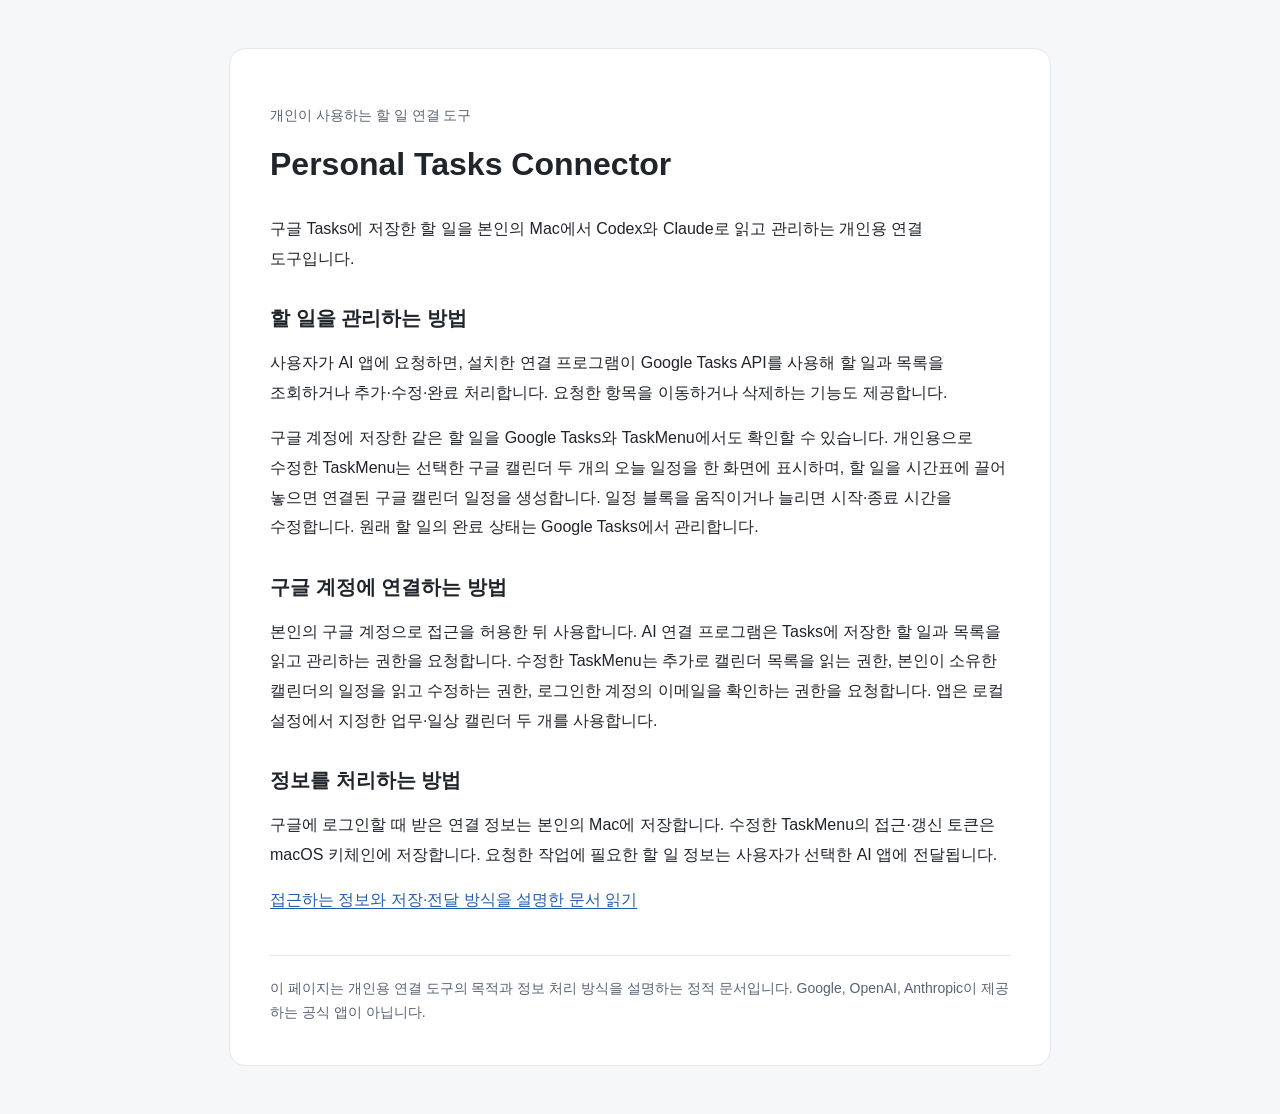
<file: index.html>
<!doctype html>
<html lang="ko">
<head>
  <meta charset="utf-8">
  <meta name="viewport" content="width=device-width,initial-scale=1">
  <title>Personal Tasks Connector</title>
  <link rel="stylesheet" href="style.css">
</head>
<body>
<main>
  <p class="eyebrow">개인이 사용하는 할 일 연결 도구</p>
  <h1>Personal Tasks Connector</h1>
  <p>구글 Tasks에 저장한 할 일을 본인의 Mac에서 Codex와 Claude로 읽고 관리하는 개인용 연결 도구입니다.</p>
  <h2>할 일을 관리하는 방법</h2>
  <p>사용자가 AI 앱에 요청하면, 설치한 연결 프로그램이 Google Tasks API를 사용해 할 일과 목록을 조회하거나 추가·수정·완료 처리합니다. 요청한 항목을 이동하거나 삭제하는 기능도 제공합니다.</p>
  <p>구글 계정에 저장한 같은 할 일을 Google Tasks와 TaskMenu에서도 확인할 수 있습니다. 개인용으로 수정한 TaskMenu는 선택한 구글 캘린더 두 개의 오늘 일정을 한 화면에 표시하며, 할 일을 시간표에 끌어 놓으면 연결된 구글 캘린더 일정을 생성합니다. 일정 블록을 움직이거나 늘리면 시작·종료 시간을 수정합니다. 원래 할 일의 완료 상태는 Google Tasks에서 관리합니다.</p>
  <h2>구글 계정에 연결하는 방법</h2>
  <p>본인의 구글 계정으로 접근을 허용한 뒤 사용합니다. AI 연결 프로그램은 Tasks에 저장한 할 일과 목록을 읽고 관리하는 권한을 요청합니다. 수정한 TaskMenu는 추가로 캘린더 목록을 읽는 권한, 본인이 소유한 캘린더의 일정을 읽고 수정하는 권한, 로그인한 계정의 이메일을 확인하는 권한을 요청합니다. 앱은 로컬 설정에서 지정한 업무·일상 캘린더 두 개를 사용합니다.</p>
  <h2>정보를 처리하는 방법</h2>
  <p>구글에 로그인할 때 받은 연결 정보는 본인의 Mac에 저장합니다. 수정한 TaskMenu의 접근·갱신 토큰은 macOS 키체인에 저장합니다. 요청한 작업에 필요한 할 일 정보는 사용자가 선택한 AI 앱에 전달됩니다.</p>
  <p><a href="privacy.html">접근하는 정보와 저장·전달 방식을 설명한 문서 읽기</a></p>
  <footer>이 페이지는 개인용 연결 도구의 목적과 정보 처리 방식을 설명하는 정적 문서입니다. Google, OpenAI, Anthropic이 제공하는 공식 앱이 아닙니다.</footer>
</main>
</body>
</html>
</file>
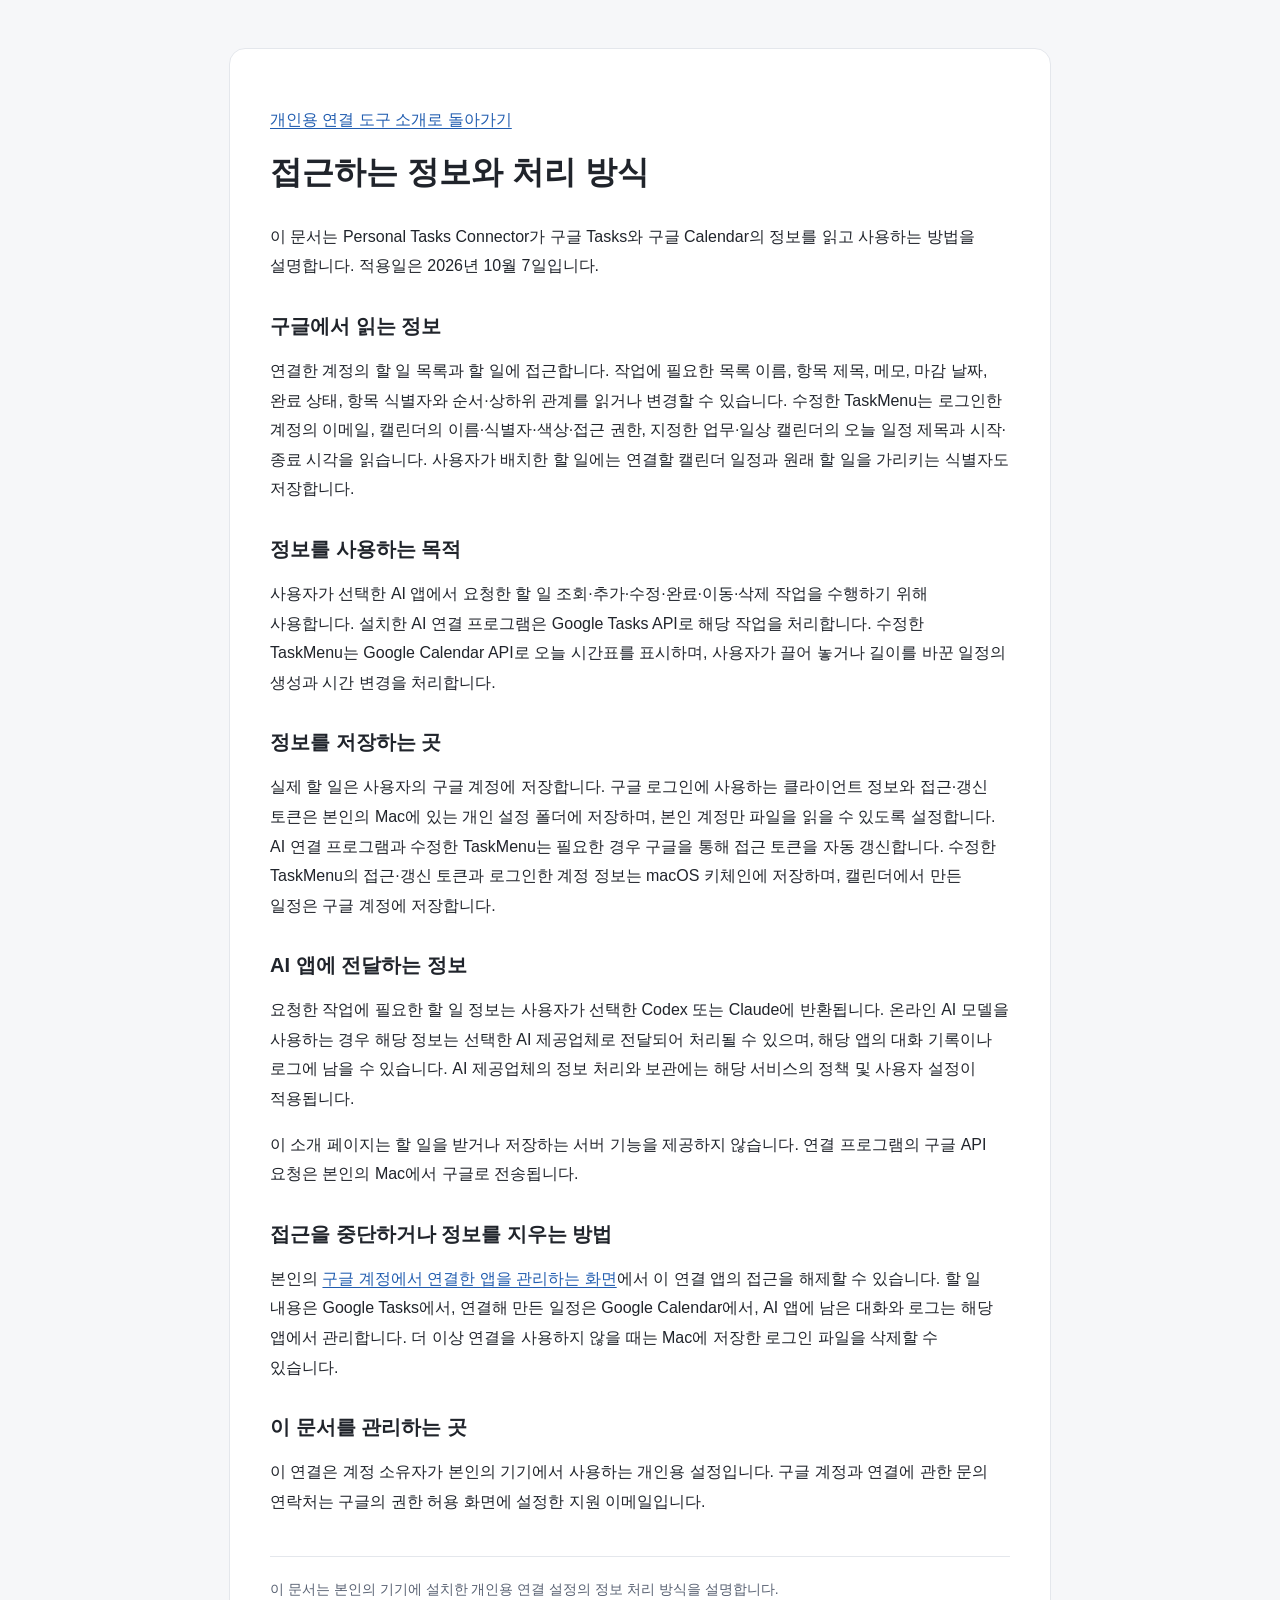
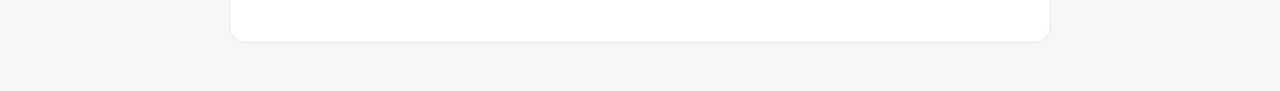
<file: privacy.html>
<!doctype html>
<html lang="ko">
<head>
  <meta charset="utf-8">
  <meta name="viewport" content="width=device-width,initial-scale=1">
  <title>정보 처리 설명 · Personal Tasks Connector</title>
  <link rel="stylesheet" href="style.css">
</head>
<body>
<main>
  <p><a href="index.html">개인용 연결 도구 소개로 돌아가기</a></p>
  <h1>접근하는 정보와 처리 방식</h1>
  <p>이 문서는 Personal Tasks Connector가 구글 Tasks와 구글 Calendar의 정보를 읽고 사용하는 방법을 설명합니다. 적용일은 2026년 10월 7일입니다.</p>
  <h2>구글에서 읽는 정보</h2>
  <p>연결한 계정의 할 일 목록과 할 일에 접근합니다. 작업에 필요한 목록 이름, 항목 제목, 메모, 마감 날짜, 완료 상태, 항목 식별자와 순서·상하위 관계를 읽거나 변경할 수 있습니다. 수정한 TaskMenu는 로그인한 계정의 이메일, 캘린더의 이름·식별자·색상·접근 권한, 지정한 업무·일상 캘린더의 오늘 일정 제목과 시작·종료 시각을 읽습니다. 사용자가 배치한 할 일에는 연결할 캘린더 일정과 원래 할 일을 가리키는 식별자도 저장합니다.</p>
  <h2>정보를 사용하는 목적</h2>
  <p>사용자가 선택한 AI 앱에서 요청한 할 일 조회·추가·수정·완료·이동·삭제 작업을 수행하기 위해 사용합니다. 설치한 AI 연결 프로그램은 Google Tasks API로 해당 작업을 처리합니다. 수정한 TaskMenu는 Google Calendar API로 오늘 시간표를 표시하며, 사용자가 끌어 놓거나 길이를 바꾼 일정의 생성과 시간 변경을 처리합니다.</p>
  <h2>정보를 저장하는 곳</h2>
  <p>실제 할 일은 사용자의 구글 계정에 저장합니다. 구글 로그인에 사용하는 클라이언트 정보와 접근·갱신 토큰은 본인의 Mac에 있는 개인 설정 폴더에 저장하며, 본인 계정만 파일을 읽을 수 있도록 설정합니다. AI 연결 프로그램과 수정한 TaskMenu는 필요한 경우 구글을 통해 접근 토큰을 자동 갱신합니다. 수정한 TaskMenu의 접근·갱신 토큰과 로그인한 계정 정보는 macOS 키체인에 저장하며, 캘린더에서 만든 일정은 구글 계정에 저장합니다.</p>
  <h2>AI 앱에 전달하는 정보</h2>
  <p>요청한 작업에 필요한 할 일 정보는 사용자가 선택한 Codex 또는 Claude에 반환됩니다. 온라인 AI 모델을 사용하는 경우 해당 정보는 선택한 AI 제공업체로 전달되어 처리될 수 있으며, 해당 앱의 대화 기록이나 로그에 남을 수 있습니다. AI 제공업체의 정보 처리와 보관에는 해당 서비스의 정책 및 사용자 설정이 적용됩니다.</p>
  <p>이 소개 페이지는 할 일을 받거나 저장하는 서버 기능을 제공하지 않습니다. 연결 프로그램의 구글 API 요청은 본인의 Mac에서 구글로 전송됩니다.</p>
  <h2>접근을 중단하거나 정보를 지우는 방법</h2>
  <p>본인의 <a href="https://myaccount.google.com/connections">구글 계정에서 연결한 앱을 관리하는 화면</a>에서 이 연결 앱의 접근을 해제할 수 있습니다. 할 일 내용은 Google Tasks에서, 연결해 만든 일정은 Google Calendar에서, AI 앱에 남은 대화와 로그는 해당 앱에서 관리합니다. 더 이상 연결을 사용하지 않을 때는 Mac에 저장한 로그인 파일을 삭제할 수 있습니다.</p>
  <h2>이 문서를 관리하는 곳</h2>
  <p>이 연결은 계정 소유자가 본인의 기기에서 사용하는 개인용 설정입니다. 구글 계정과 연결에 관한 문의 연락처는 구글의 권한 허용 화면에 설정한 지원 이메일입니다.</p>
  <footer>이 문서는 본인의 기기에 설치한 개인용 연결 설정의 정보 처리 방식을 설명합니다.</footer>
</main>
</body>
</html>
</file>
<file: style.css>
:root { color-scheme: light dark; font-family: -apple-system, BlinkMacSystemFont, "Segoe UI", sans-serif; }
body { margin: 0; color: #20242b; background: #f6f7f9; }
main { max-width: 740px; margin: 48px auto; padding: 40px; background: #fff; border: 1px solid #e4e7ec; border-radius: 16px; }
h1 { font-size: 32px; line-height: 1.35; margin: 12px 0 28px; }
h2 { font-size: 20px; margin: 32px 0 12px; }
p { line-height: 1.85; word-break: keep-all; }
a { color: #215db0; text-underline-offset: 3px; }
.eyebrow, footer { color: #596273; font-size: 14px; }
footer { margin-top: 40px; border-top: 1px solid #e4e7ec; padding-top: 20px; line-height: 1.75; }
@media (max-width: 800px) { main { margin: 16px; padding: 24px; } h1 { font-size: 28px; } }
@media (prefers-color-scheme: dark) { body { color: #e9edf3; background: #13161b; } main { background: #1c222a; border-color: #343c48; } a { color: #9fc5ff; } .eyebrow, footer { color: #abb6c5; } footer { border-color: #343c48; } }
</file>
